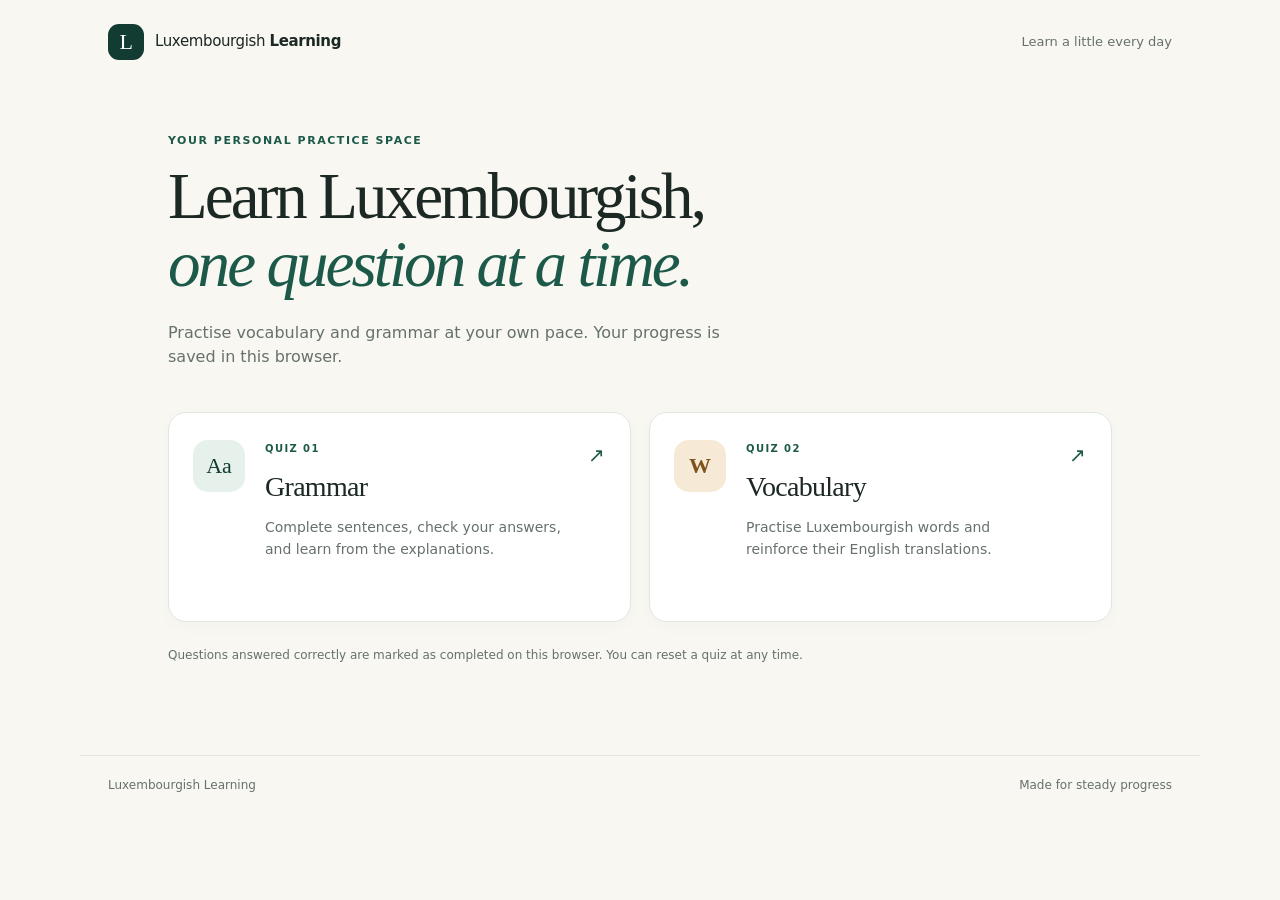
<file: index.html>
<!doctype html>
<html lang="en">
<head>
  <meta charset="utf-8">
  <meta name="viewport" content="width=device-width, initial-scale=1">
  <meta name="theme-color" content="#123b32">
  <title>Luxembourgish Learning</title>
  <link rel="stylesheet" href="css/styles.css">
</head>
<body>
  <header class="site-header">
    <a class="brand" href="index.html" aria-label="Luxembourgish Learning home">
      <span class="brand-mark">L</span><span>Luxembourgish <strong>Learning</strong></span>
    </a>
    <span class="header-note">Learn a little every day</span>
  </header>
  <main class="home-main">
    <section class="welcome">
      <p class="eyebrow">YOUR PERSONAL PRACTICE SPACE</p>
      <h1>Learn Luxembourgish,<br><em>one question at a time.</em></h1>
      <p class="intro">Practise vocabulary and grammar at your own pace. Your progress is saved in this browser.</p>
    </section>
    <section class="quiz-cards" aria-label="Choose a quiz">
      <a class="quiz-card" href="grammar.html">
        <div class="card-icon" aria-hidden="true">Aa</div>
        <div><p class="card-kicker">QUIZ 01</p><h2>Grammar</h2><p>Complete sentences, check your answers, and learn from the explanations.</p></div>
        <span class="card-arrow" aria-hidden="true">↗</span>
      </a>
      <a class="quiz-card" href="vocabulary.html">
        <div class="card-icon vocab-icon" aria-hidden="true">W</div>
        <div><p class="card-kicker">QUIZ 02</p><h2>Vocabulary</h2><p>Practise Luxembourgish words and reinforce their English translations.</p></div>
        <span class="card-arrow" aria-hidden="true">↗</span>
      </a>
    </section>
    <p class="home-footnote">Questions answered correctly are marked as completed on this browser. You can reset a quiz at any time.</p>
  </main>
  <footer class="site-footer"><span>Luxembourgish Learning</span><span>Made for steady progress</span></footer>
</body>
</html>
</file>
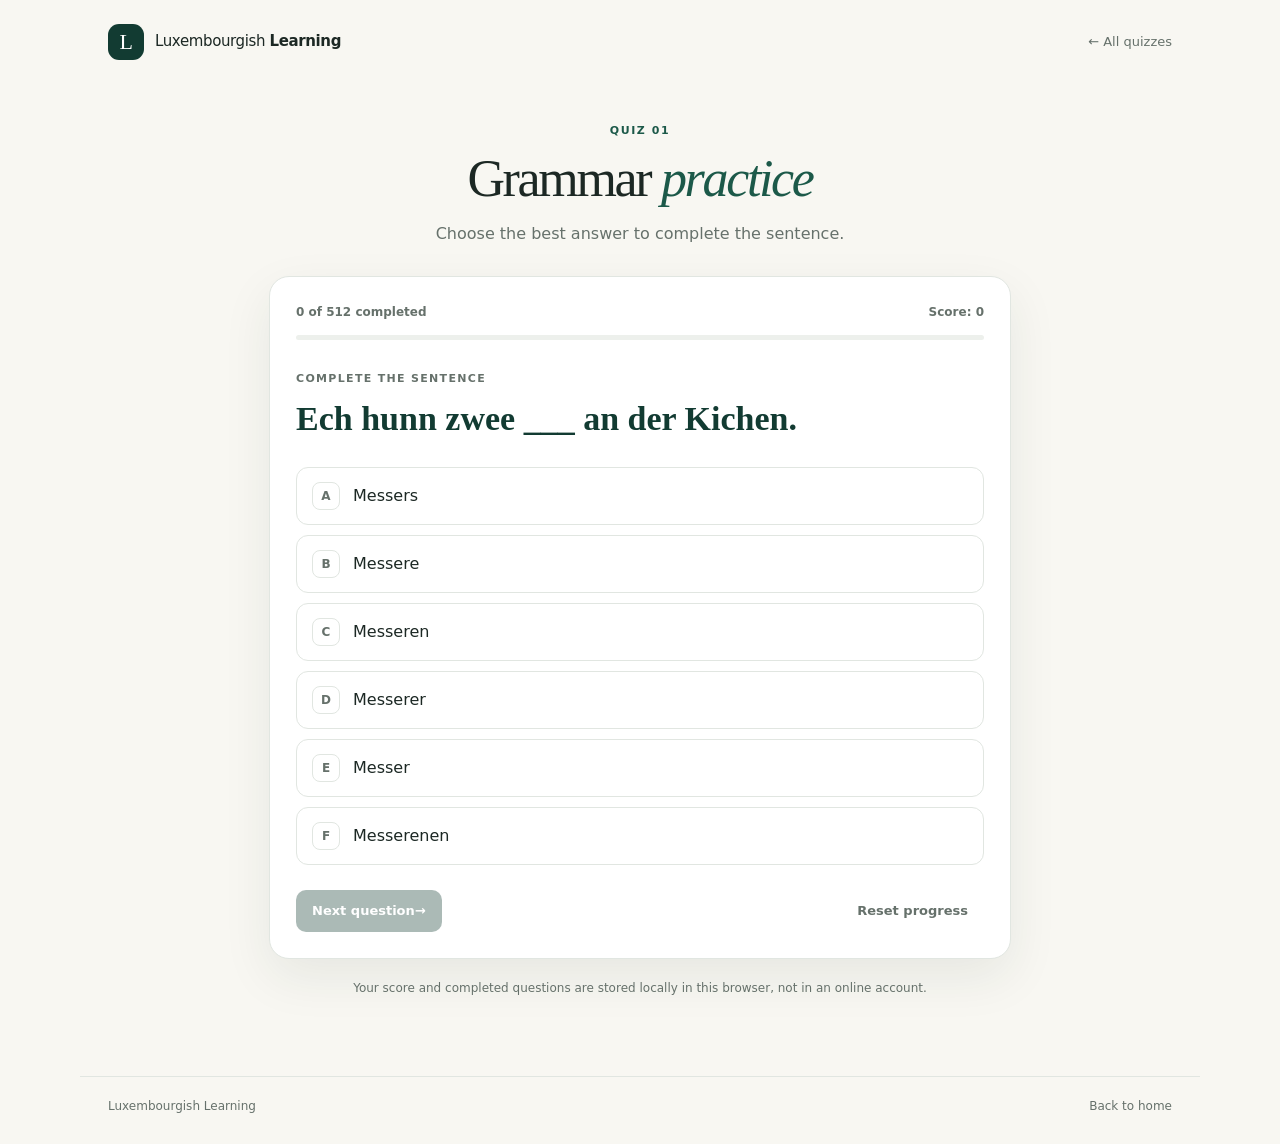
<file: grammar.html>
<!doctype html>
<html lang="en">
<head>
  <meta charset="utf-8">
  <meta name="viewport" content="width=device-width, initial-scale=1">
  <title>Grammar Quiz | Luxembourgish Learning</title>
  <link rel="stylesheet" href="css/styles.css">
</head>
<body>
  <header class="site-header">
    <a class="brand" href="index.html"><span class="brand-mark">L</span><span>Luxembourgish <strong>Learning</strong></span></a>
    <a class="back-link" href="index.html">← All quizzes</a>
  </header>
  <main class="quiz-main">
    <div class="quiz-heading"><p class="eyebrow">QUIZ 01</p><h1>Grammar <em>practice</em></h1><p>Choose the best answer to complete the sentence.</p></div>
    <section class="quiz-panel" aria-live="polite">
      <div class="quiz-meta"><span id="progress">Loading questions…</span><span id="score">Score: 0</span></div>
      <div class="progress-track"><div id="progress-fill" class="progress-fill"></div></div>
      <div id="quiz-content">
        <p class="loading">Loading your question bank…</p>
      </div>
      <div class="quiz-actions">
        <button id="next-btn" class="button button-primary" disabled>Next question <span aria-hidden="true">→</span></button>
        <button id="reset-btn" class="button button-quiet" type="button">Reset progress</button>
      </div>
    </section>
    <p class="privacy-note">Your score and completed questions are stored locally in this browser, not in an online account.</p>
  </main>
  <footer class="site-footer"><span>Luxembourgish Learning</span><a href="index.html">Back to home</a></footer>
  <script src="js/quiz.js"></script>
  <script src="js/grammar.js"></script>
</body>
</html>
</file>
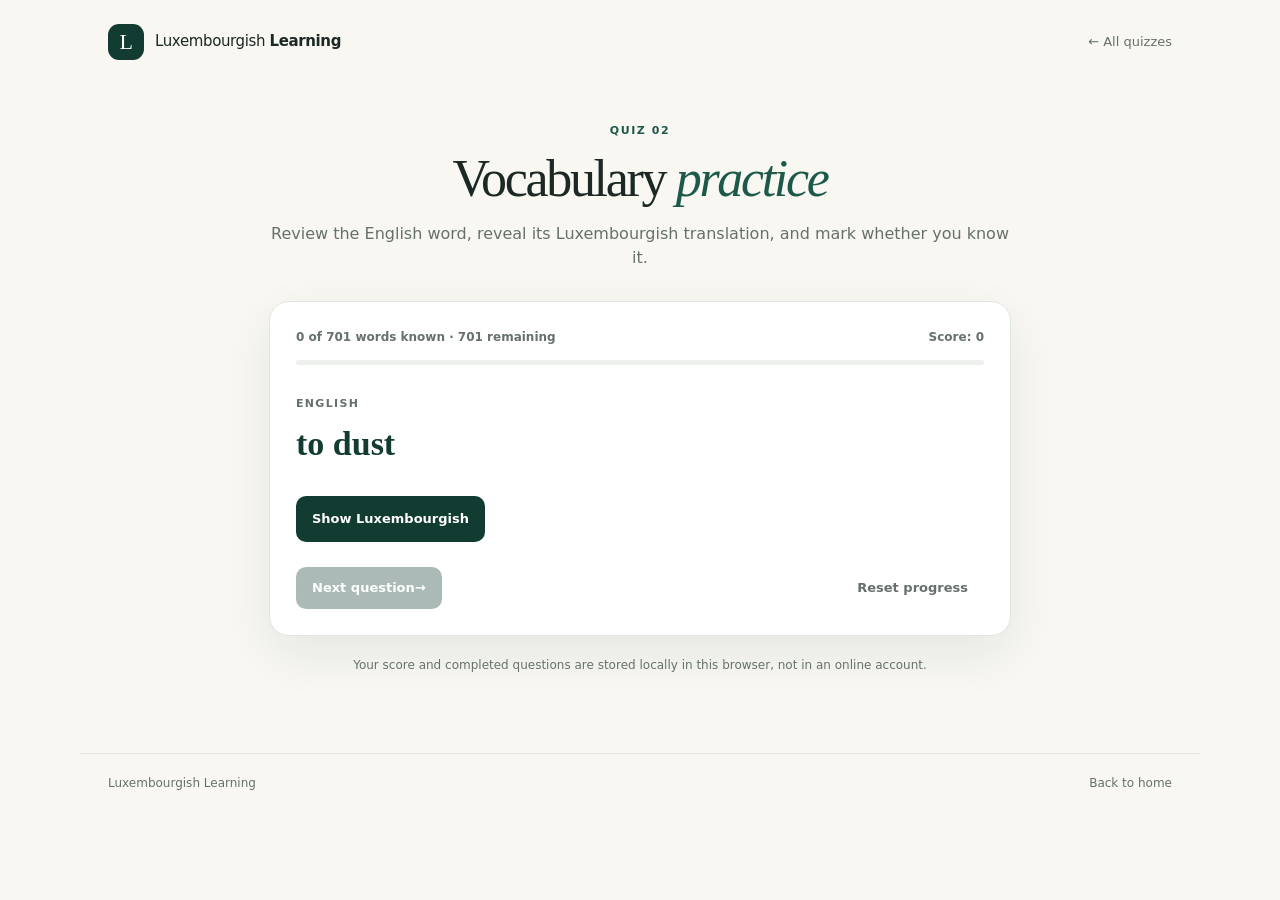
<file: vocabulary.html>
<!doctype html>
<html lang="en">
<head>
  <meta charset="utf-8">
  <meta name="viewport" content="width=device-width, initial-scale=1">
  <title>Vocabulary Quiz | Luxembourgish Learning</title>
  <link rel="stylesheet" href="css/styles.css">
</head>
<body>
  <header class="site-header">
    <a class="brand" href="index.html">
      <span class="brand-mark">L</span>
      <span>Luxembourgish <strong>Learning</strong></span>
    </a>
    <a class="back-link" href="index.html">← All quizzes</a>
  </header>

  <main class="quiz-main">
    <div class="quiz-heading">
      <p class="eyebrow">QUIZ 02</p>
      <h1>Vocabulary <em>practice</em></h1>
      <p>Review the English word, reveal its Luxembourgish translation, and mark whether you know it.</p>
    </div>

    <section class="quiz-panel" aria-live="polite">
      <div class="quiz-meta">
        <span id="progress">Loading questions…</span>
        <span id="score">Score: 0</span>
      </div>

      <div class="progress-track">
        <div id="progress-fill" class="progress-fill"></div>
      </div>

      <div id="quiz-content">
        <p class="loading">Loading your question bank…</p>
      </div>

      <div class="quiz-actions">
        <button id="next-btn" class="button button-primary" disabled>
          Next question <span aria-hidden="true">→</span>
        </button>
        <button id="reset-btn" class="button button-quiet" type="button">
          Reset progress
        </button>
      </div>
    </section>

    <p class="privacy-note">
      Your score and completed questions are stored locally in this browser,
      not in an online account.
    </p>
  </main>

  <footer class="site-footer">
    <span>Luxembourgish Learning</span>
    <a href="index.html">Back to home</a>
  </footer>

  <script src="js/vocabulary.js"></script>
</body>
</html>
</file>
<file: css/styles.css>
:root {
  --forest: #123b32;
  --forest-2: #1c5949;
  --mint: #e6f1eb;
  --cream: #f8f7f2;
  --ink: #1c2824;
  --muted: #66716b;
  --line: #e1e6e1;
  --white: #fff;
  --green-answer: #dff3e4;
  --green-border: #29965a;
  --red-answer: #ffe5e2;
  --red-border: #d84c42;
  --shadow: 0 18px 50px rgba(21, 48, 38, .08);
}

* {
  box-sizing: border-box;
}

body {
  margin: 0;
  background: var(--cream);
  color: var(--ink);
  font-family: Inter, ui-sans-serif, system-ui, -apple-system, BlinkMacSystemFont, "Segoe UI", sans-serif;
  line-height: 1.55;
}

a {
  color: inherit;
}

button {
  font-family: inherit;
}

.site-header {
  max-width: 1120px;
  padding: 24px 28px;
  margin: 0 auto;
  display: flex;
  justify-content: space-between;
  align-items: center;
  gap: 20px;
}

.brand {
  display: inline-flex;
  align-items: center;
  gap: 11px;
  text-decoration: none;
  font-size: 15px;
  letter-spacing: -.025em;
}

.brand strong {
  font-weight: 750;
}

.brand-mark {
  display: grid;
  place-items: center;
  width: 36px;
  height: 36px;
  background: var(--forest);
  color: white;
  border-radius: 11px;
  font-family: Georgia, serif;
  font-size: 22px;
}

.header-note,
.back-link {
  font-size: 13px;
  color: var(--muted);
  text-decoration: none;
}

.back-link:hover,
.site-footer a:hover {
  color: var(--forest-2);
}

/* Home page */

.home-main {
  max-width: 1000px;
  margin: 48px auto 90px;
  padding: 0 28px;
}

.welcome {
  max-width: 720px;
  margin-bottom: 42px;
}

.eyebrow,
.card-kicker {
  margin: 0 0 13px;
  color: var(--forest-2);
  font-size: 11px;
  font-weight: 800;
  letter-spacing: .14em;
}

h1 {
  margin: 0;
  font-family: Georgia, "Times New Roman", serif;
  font-size: clamp(38px, 6vw, 65px);
  line-height: 1.05;
  letter-spacing: -.045em;
  font-weight: 500;
}

h1 em {
  color: var(--forest-2);
  font-weight: 400;
}

.intro {
  max-width: 560px;
  margin: 22px 0 0;
  color: var(--muted);
  font-size: 16px;
}

.quiz-cards {
  display: grid;
  grid-template-columns: repeat(2, minmax(0, 1fr));
  gap: 18px;
}

.quiz-card {
  position: relative;
  display: grid;
  grid-template-columns: 54px 1fr 18px;
  gap: 18px;
  align-items: start;
  padding: 27px 24px;
  min-height: 210px;
  background: white;
  border: 1px solid var(--line);
  border-radius: 18px;
  text-decoration: none;
  box-shadow: 0 4px 18px rgba(21, 48, 38, .025);
  transition: transform .18s ease, box-shadow .18s ease, border-color .18s ease;
}

.quiz-card:hover {
  transform: translateY(-3px);
  border-color: #b6cfc1;
  box-shadow: var(--shadow);
}

.card-icon {
  display: grid;
  place-items: center;
  width: 52px;
  height: 52px;
  border-radius: 15px;
  background: var(--mint);
  color: var(--forest);
  font-family: Georgia, serif;
  font-size: 22px;
}

.vocab-icon {
  background: #f6ead6;
  color: #80521b;
  font-weight: 700;
}

.card-kicker {
  margin: 1px 0 8px;
  font-size: 10px;
}

.quiz-card h2 {
  margin: 0 0 9px;
  font-family: Georgia, serif;
  font-weight: 500;
  font-size: 28px;
  letter-spacing: -.025em;
}

.quiz-card p:not(.card-kicker) {
  margin: 0;
  color: var(--muted);
  font-size: 14px;
}

.card-arrow {
  color: var(--forest-2);
  font-size: 20px;
}

.home-footnote {
  margin: 24px 0 0;
  color: var(--muted);
  font-size: 12px;
}

/* Shared quiz page layout */

.quiz-main {
  max-width: 790px;
  margin: 38px auto 78px;
  padding: 0 24px;
}

.quiz-heading {
  text-align: center;
  margin: 0 auto 30px;
}

.quiz-heading h1 {
  font-size: clamp(36px, 5vw, 52px);
}

.quiz-heading > p:last-child {
  color: var(--muted);
  margin: 15px 0 0;
}

.quiz-panel {
  background: white;
  border: 1px solid var(--line);
  border-radius: 20px;
  padding: 26px;
  box-shadow: var(--shadow);
}

.quiz-meta {
  display: flex;
  justify-content: space-between;
  gap: 12px;
  color: var(--muted);
  font-size: 12px;
  font-weight: 650;
}

.progress-track {
  height: 5px;
  border-radius: 20px;
  background: #edf0ec;
  margin: 13px 0 30px;
  overflow: hidden;
}

.progress-fill {
  height: 100%;
  width: 0;
  background: var(--forest-2);
  transition: width .25s ease;
}

.question-label {
  color: var(--muted);
  font-size: 11px;
  font-weight: 800;
  letter-spacing: .12em;
  text-transform: uppercase;
  margin: 0 0 10px;
}

.question {
  font-family: Georgia, "Times New Roman", serif;
  font-size: clamp(24px, 4vw, 34px);
  line-height: 1.3;
  margin: 0 0 24px;
  overflow-wrap: anywhere;
}

/* Existing multiple-choice grammar quiz */

.answers {
  display: grid;
  gap: 10px;
}

.answer-option {
  width: 100%;
  display: flex;
  align-items: center;
  gap: 13px;
  padding: 14px 15px;
  text-align: left;
  border: 1px solid var(--line);
  border-radius: 12px;
  background: white;
  color: var(--ink);
  font: inherit;
  cursor: pointer;
  transition: border-color .15s ease, background .15s ease;
}

.answer-option:hover:not(:disabled) {
  border-color: #8bb09a;
  background: #fbfdfb;
}

.answer-letter {
  display: grid;
  place-items: center;
  flex: 0 0 28px;
  height: 28px;
  border: 1px solid var(--line);
  border-radius: 8px;
  color: var(--muted);
  font-size: 12px;
  font-weight: 750;
}

.answer-option.correct {
  background: var(--green-answer);
  border-color: var(--green-border);
}

.answer-option.incorrect {
  background: var(--red-answer);
  border-color: var(--red-border);
}

.answer-option:disabled {
  cursor: default;
}

.feedback {
  margin: 17px 0 0;
  padding: 14px 15px;
  background: #f6f8f5;
  border-radius: 12px;
  font-size: 14px;
}

.feedback strong {
  display: block;
  margin-bottom: 3px;
}

.feedback.success strong {
  color: #187744;
}

.feedback.error strong {
  color: #b7372f;
}

.feedback p {
  margin: 5px 0 0;
  color: #4d5c53;
}

/* Buttons */

.quiz-actions {
  display: flex;
  flex-wrap: wrap;
  justify-content: space-between;
  align-items: center;
  gap: 12px;
  margin-top: 25px;
}

.button {
  display: inline-flex;
  justify-content: center;
  align-items: center;
  border: 0;
  border-radius: 10px;
  padding: 12px 16px;
  font: inherit;
  font-size: 13px;
  font-weight: 750;
  line-height: 1.4;
  text-align: center;
  cursor: pointer;
  transition: background .15s ease, color .15s ease, opacity .15s ease;
}

.button-primary {
  color: white;
  background: var(--forest);
}

.button-primary:hover:not(:disabled) {
  background: var(--forest-2);
}

.button-primary:disabled {
  opacity: .35;
  cursor: not-allowed;
}

.button-quiet {
  color: var(--muted);
  background: transparent;
}

.button-quiet:hover:not(:disabled) {
  background: #f2f4f0;
  color: var(--ink);
}

.button:focus-visible {
  outline: 3px solid #8bb09a;
  outline-offset: 3px;
}

/* Vocabulary flashcards */

#quiz-content {
  min-width: 0;
}

#quiz-content > .question-label {
  margin-top: 10px;
}

#quiz-content > .question {
  margin-bottom: 26px;
  overflow-wrap: anywhere;
}

/* English word and revealed Luxembourgish translation */
#quiz-content > .question-label + .question {
  color: var(--forest);
}

/* Reveal button and flashcard response buttons */
#quiz-content > .button {
  min-width: 180px;
  min-height: 46px;
  margin-top: 4px;
}

.flashcard-actions {
  display: flex;
  flex-wrap: wrap;
  gap: 12px;
  margin-top: 24px;
}

.flashcard-actions .button {
  flex: 1 1 180px;
  min-height: 48px;
  padding: 14px 18px;
  font-size: 14px;
}

/* Make the two choices easy to distinguish */
.flashcard-actions .button-primary {
  background: var(--forest);
  color: white;
}

.flashcard-actions .button-primary:hover {
  background: var(--forest-2);
}

.flashcard-actions .button-quiet {
  border: 1px solid var(--line);
  background: #f6f8f5;
  color: var(--ink);
}

.flashcard-actions .button-quiet:hover {
  border-color: #b6cfc1;
  background: var(--mint);
}

/* Loading, completion and privacy notes */

.loading,
.empty-state {
  color: var(--muted);
  text-align: center;
  padding: 35px 12px;
}

.empty-state h2 {
  font-family: Georgia, serif;
  font-size: 26px;
  font-weight: 500;
  color: var(--ink);
}

.privacy-note {
  text-align: center;
  font-size: 12px;
  color: var(--muted);
  margin: 20px 0 0;
}

/* Footer */

.site-footer {
  max-width: 1120px;
  margin: 0 auto;
  padding: 20px 28px 28px;
  border-top: 1px solid var(--line);
  display: flex;
  justify-content: space-between;
  gap: 16px;
  color: var(--muted);
  font-size: 12px;
}

.site-footer a {
  text-decoration: none;
}

/* Mobile layout */

@media (max-width: 650px) {
  .site-header {
    padding: 18px 20px;
  }

  .header-note {
    display: none;
  }

  .home-main {
    margin-top: 32px;
    padding: 0 20px;
  }

  .quiz-cards {
    grid-template-columns: 1fr;
  }

  .quiz-card {
    min-height: auto;
    padding: 22px 18px;
    grid-template-columns: 45px 1fr 15px;
    gap: 13px;
  }

  .card-icon {
    width: 44px;
    height: 44px;
  }

  .quiz-main {
    margin-top: 25px;
    padding: 0 14px;
  }

  .quiz-panel {
    padding: 18px 15px;
    border-radius: 15px;
  }

  .quiz-meta {
    flex-wrap: wrap;
  }

  .quiz-actions {
    align-items: stretch;
  }

  .quiz-actions .button-primary {
    flex: 1;
  }

  #quiz-content > .button {
    width: 100%;
  }

  .flashcard-actions {
    flex-direction: column;
  }

  .flashcard-actions .button {
    width: 100%;
    flex-basis: auto;
  }

  .question {
    font-size: clamp(25px, 7vw, 34px);
  }

  .site-footer {
    padding: 18px 20px;
    flex-wrap: wrap;
  }
}
</file>
